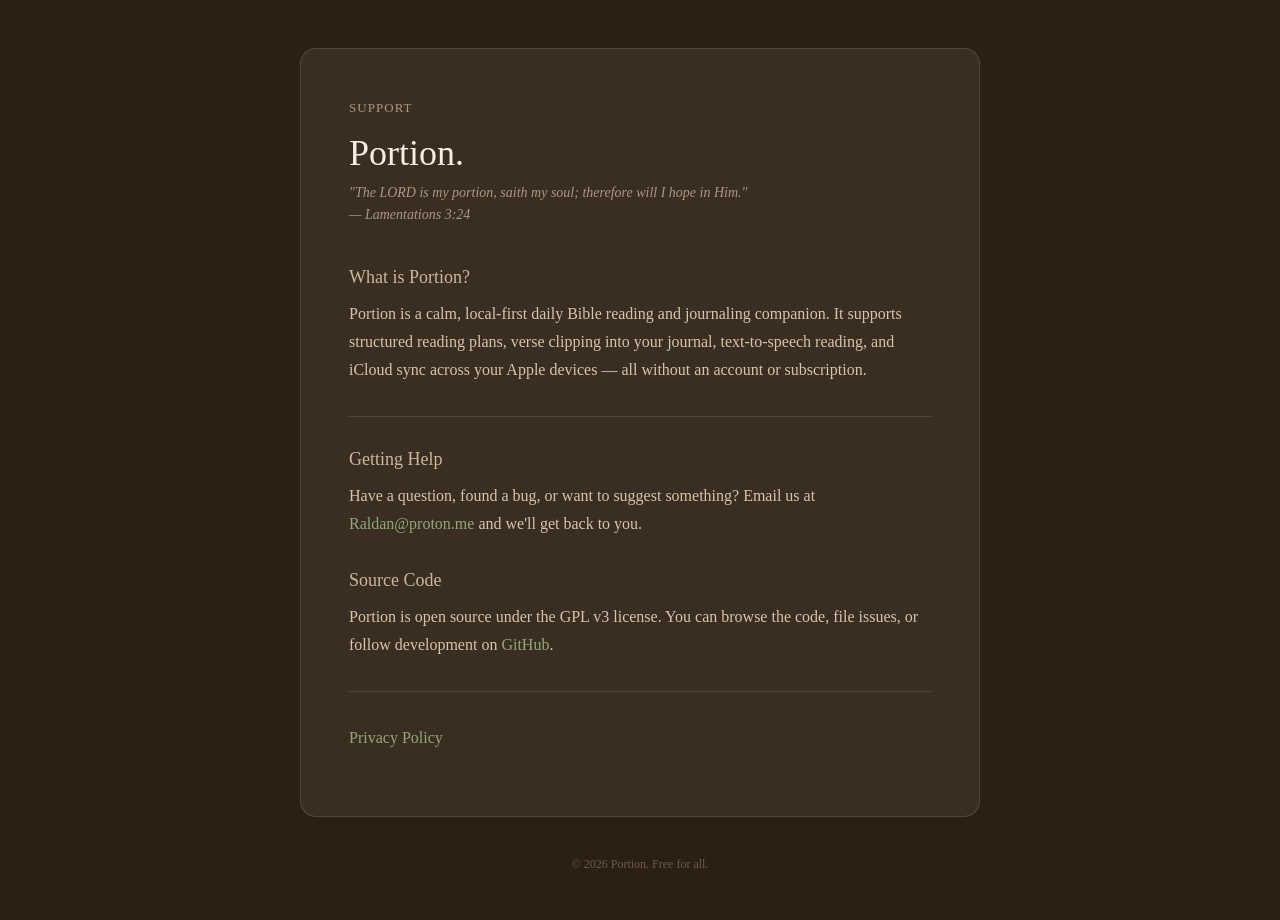
<file: docs/index.html>
<!DOCTYPE html>
<html lang="en">
<head>
  <meta charset="UTF-8" />
  <meta name="viewport" content="width=device-width, initial-scale=1.0" />
  <title>Portion — Support</title>
  <style>
    * { box-sizing: border-box; margin: 0; padding: 0; }

    body {
      background-color: #2C1F14;
      color: #F5EFE4;
      font-family: Georgia, 'Times New Roman', serif;
      min-height: 100vh;
      display: flex;
      flex-direction: column;
      align-items: center;
      padding: 48px 24px;
    }

    .card {
      background-color: rgba(250, 247, 240, 0.07);
      border: 1px solid rgba(250, 247, 240, 0.12);
      border-radius: 16px;
      max-width: 680px;
      width: 100%;
      padding: 48px;
    }

    .tagline {
      font-size: 13px;
      color: #A89880;
      letter-spacing: 0.08em;
      text-transform: uppercase;
      margin-bottom: 12px;
    }

    h1 {
      font-size: 36px;
      font-weight: normal;
      color: #F5EFE4;
      margin-bottom: 8px;
    }

    .verse {
      font-size: 14px;
      color: #A89880;
      font-style: italic;
      margin-bottom: 40px;
      line-height: 1.6;
    }

    h2 {
      font-size: 18px;
      font-weight: normal;
      color: #C8B89A;
      margin-bottom: 12px;
      margin-top: 32px;
    }

    p {
      font-size: 16px;
      line-height: 1.75;
      color: #D4C5A9;
      margin-bottom: 16px;
    }

    a {
      color: #8FA876;
      text-decoration: none;
    }

    a:hover {
      text-decoration: underline;
    }

    .divider {
      border: none;
      border-top: 1px solid rgba(250, 247, 240, 0.12);
      margin: 32px 0;
    }

    footer {
      margin-top: 40px;
      font-size: 12px;
      color: #6B5C4A;
      text-align: center;
    }
  </style>
</head>
<body>
  <div class="card">
    <p class="tagline">Support</p>
    <h1>Portion.</h1>
    <p class="verse">"The LORD is my portion, saith my soul; therefore will I hope in Him."<br>— Lamentations 3:24</p>

    <h2>What is Portion?</h2>
    <p>Portion is a calm, local-first daily Bible reading and journaling companion. It supports structured reading plans, verse clipping into your journal, text-to-speech reading, and iCloud sync across your Apple devices — all without an account or subscription.</p>

    <hr class="divider" />

    <h2>Getting Help</h2>
    <p>Have a question, found a bug, or want to suggest something? Email us at <a href="mailto:Raldan@proton.me">Raldan@proton.me</a> and we'll get back to you.</p>

    <h2>Source Code</h2>
    <p>Portion is open source under the GPL v3 license. You can browse the code, file issues, or follow development on <a href="https://github.com/Raldan951/Portion" target="_blank">GitHub</a>.</p>

    <hr class="divider" />

    <p><a href="privacy.html">Privacy Policy</a></p>
  </div>

  <footer>
    &copy; 2026 Portion. Free for all.
  </footer>
</body>
</html>
</file>
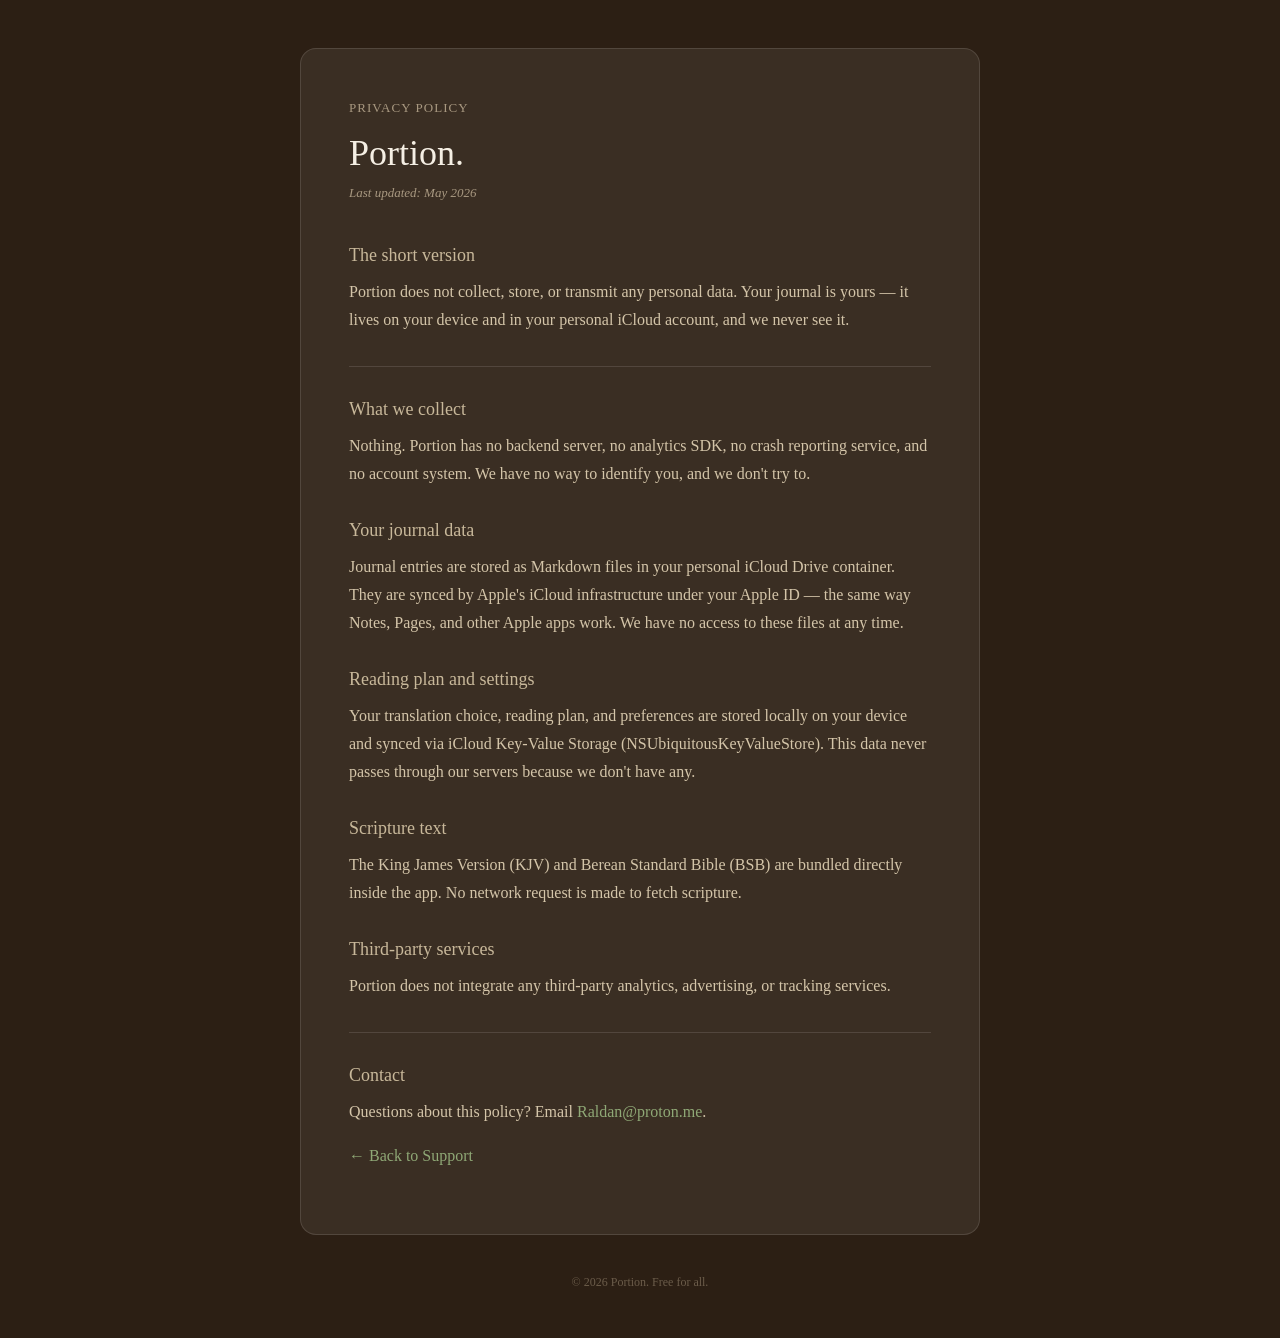
<file: docs/privacy.html>
<!DOCTYPE html>
<html lang="en">
<head>
  <meta charset="UTF-8" />
  <meta name="viewport" content="width=device-width, initial-scale=1.0" />
  <title>Portion — Privacy Policy</title>
  <style>
    * { box-sizing: border-box; margin: 0; padding: 0; }

    body {
      background-color: #2C1F14;
      color: #F5EFE4;
      font-family: Georgia, 'Times New Roman', serif;
      min-height: 100vh;
      display: flex;
      flex-direction: column;
      align-items: center;
      padding: 48px 24px;
    }

    .card {
      background-color: rgba(250, 247, 240, 0.07);
      border: 1px solid rgba(250, 247, 240, 0.12);
      border-radius: 16px;
      max-width: 680px;
      width: 100%;
      padding: 48px;
    }

    .tagline {
      font-size: 13px;
      color: #A89880;
      letter-spacing: 0.08em;
      text-transform: uppercase;
      margin-bottom: 12px;
    }

    h1 {
      font-size: 36px;
      font-weight: normal;
      color: #F5EFE4;
      margin-bottom: 8px;
    }

    .updated {
      font-size: 13px;
      color: #A89880;
      font-style: italic;
      margin-bottom: 40px;
    }

    h2 {
      font-size: 18px;
      font-weight: normal;
      color: #C8B89A;
      margin-bottom: 12px;
      margin-top: 32px;
    }

    p {
      font-size: 16px;
      line-height: 1.75;
      color: #D4C5A9;
      margin-bottom: 16px;
    }

    a {
      color: #8FA876;
      text-decoration: none;
    }

    a:hover {
      text-decoration: underline;
    }

    .divider {
      border: none;
      border-top: 1px solid rgba(250, 247, 240, 0.12);
      margin: 32px 0;
    }

    footer {
      margin-top: 40px;
      font-size: 12px;
      color: #6B5C4A;
      text-align: center;
    }
  </style>
</head>
<body>
  <div class="card">
    <p class="tagline">Privacy Policy</p>
    <h1>Portion.</h1>
    <p class="updated">Last updated: May 2026</p>

    <h2>The short version</h2>
    <p>Portion does not collect, store, or transmit any personal data. Your journal is yours — it lives on your device and in your personal iCloud account, and we never see it.</p>

    <hr class="divider" />

    <h2>What we collect</h2>
    <p>Nothing. Portion has no backend server, no analytics SDK, no crash reporting service, and no account system. We have no way to identify you, and we don't try to.</p>

    <h2>Your journal data</h2>
    <p>Journal entries are stored as Markdown files in your personal iCloud Drive container. They are synced by Apple's iCloud infrastructure under your Apple ID — the same way Notes, Pages, and other Apple apps work. We have no access to these files at any time.</p>

    <h2>Reading plan and settings</h2>
    <p>Your translation choice, reading plan, and preferences are stored locally on your device and synced via iCloud Key-Value Storage (NSUbiquitousKeyValueStore). This data never passes through our servers because we don't have any.</p>

    <h2>Scripture text</h2>
    <p>The King James Version (KJV) and Berean Standard Bible (BSB) are bundled directly inside the app. No network request is made to fetch scripture.</p>

    <h2>Third-party services</h2>
    <p>Portion does not integrate any third-party analytics, advertising, or tracking services.</p>

    <hr class="divider" />

    <h2>Contact</h2>
    <p>Questions about this policy? Email <a href="mailto:Raldan@proton.me">Raldan@proton.me</a>.</p>

    <p><a href="index.html">&larr; Back to Support</a></p>
  </div>

  <footer>
    &copy; 2026 Portion. Free for all.
  </footer>
</body>
</html>
</file>
